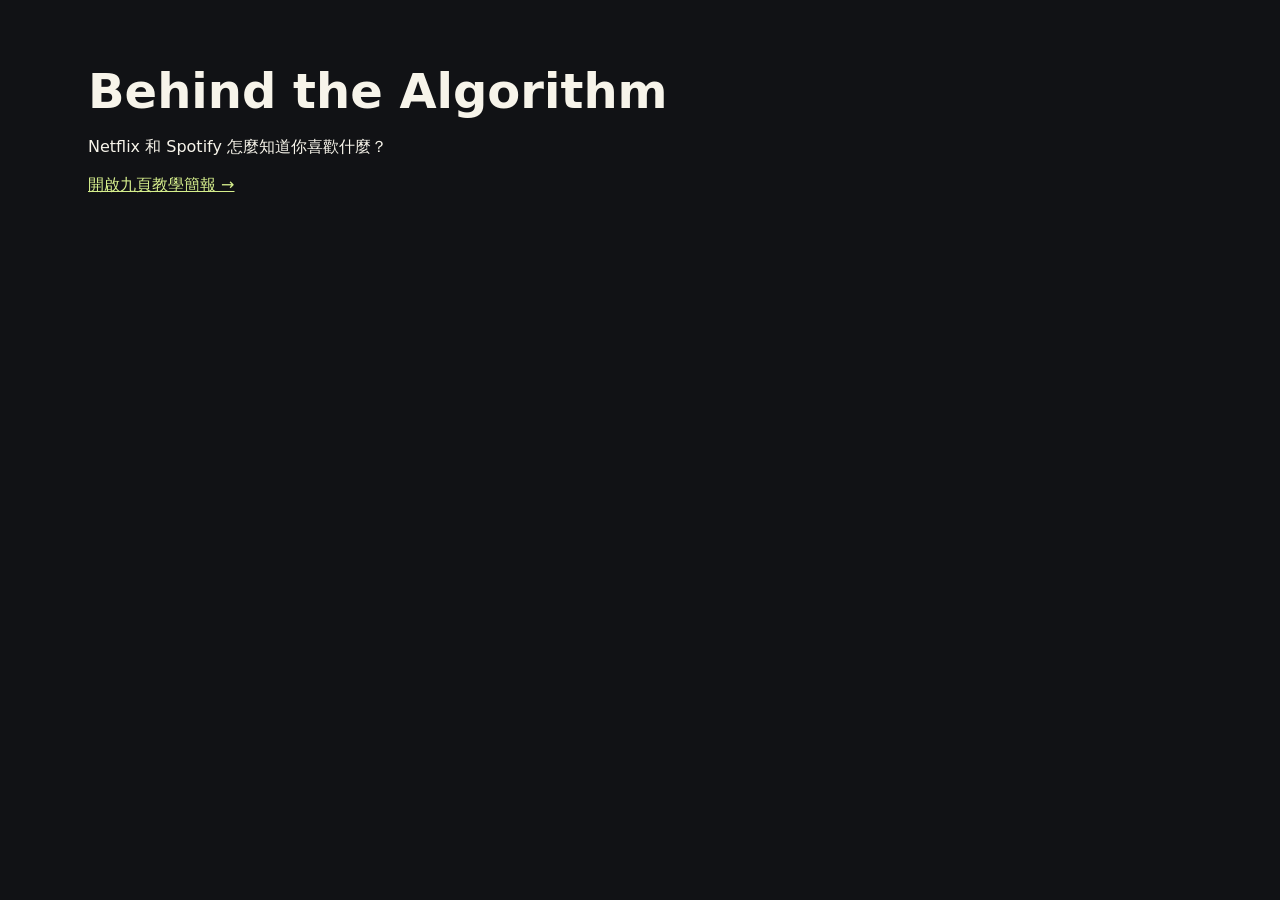
<file: index.html>
<!doctype html>
<html lang="zh-Hant">
<head>
  <meta charset="utf-8">
  <meta name="viewport" content="width=device-width, initial-scale=1">
  <title>Behind the Algorithm</title>
  <link rel="stylesheet" href="slides/slides.css">
</head>
<body>
  <main id="deck" class="slide">
    <h1>Behind the Algorithm</h1>
    <p>Netflix 和 Spotify 怎麼知道你喜歡什麼？</p>
    <p><a href="slides/" style="color: var(--accent)">開啟九頁教學簡報 →</a></p>
  </main>
</body>
</html>
</file>
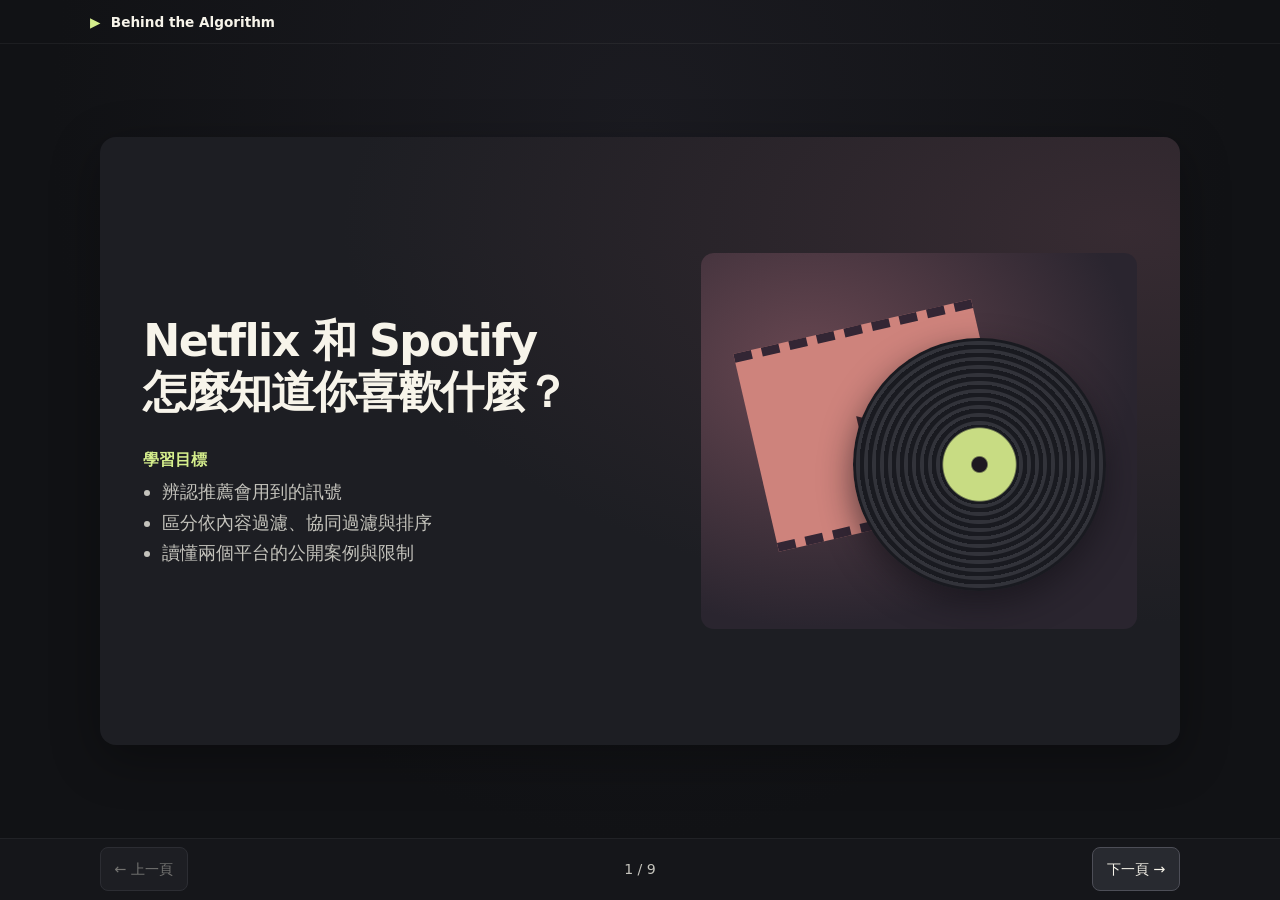
<file: slides/index.html>
<!doctype html>
<html lang="zh-Hant">
<head>
  <meta charset="utf-8">
  <meta name="viewport" content="width=device-width, initial-scale=1">
  <meta name="wiki-sha256" content="151b6f01c19a4df05625883944e0196c93348401093e354223651977cd6dda3f">
  <title>Behind the Algorithm｜Netflix 和 Spotify 怎麼知道你喜歡什麼？</title>
  <link rel="stylesheet" href="slides.css">
  <script src="slides.js" defer></script>
</head>
<body class="presentation">
  <header class="site-header"><span class="mark" aria-hidden="true">▶</span> Behind the Algorithm</header>
  <main id="deck">
    <section id="slide-1" class="slide cover" aria-labelledby="heading-1">
      <div class="cover-content">
      <h1 id="heading-1" tabindex="-1">Netflix 和 Spotify<br><span>怎麼知道</span><wbr><span>你喜歡什麼？</span></h1>
      <div class="cover-copy"><h2>學習目標</h2><ul><li>辨認推薦會用到的訊號</li><li>區分依內容過濾、協同過濾與排序</li><li>讀懂兩個平台的公開案例與限制</li></ul></div>
      </div>
      <div class="cover-art" aria-hidden="true"><div class="film">▶</div><div class="record"></div></div>
      
    </section>
    <section id="slide-2" class="slide process" aria-labelledby="heading-2" hidden>
      <h2 id="heading-2" tabindex="-1">推薦系統是什麼？</h2>
      <div class="slide-content">
        <p class="lead">想像你打開片庫。系統先挑出一些你可能感興趣的作品，再決定怎麼呈現。</p>
        <ol class="stages"><li><strong>候選生成</strong><span>先挑出值得看的選項</span></li><li><strong>評分與排序</strong><span>決定哪些候選排在前面</span></li><li><strong>重排序</strong><span>再調整呈現順序</span></li></ol>
        <p class="note">這是 Google 課程提供的入門框架。</p>
      </div>
      <aside class="sources" aria-label="Wiki 來源"><span>Wiki</span><a href="../wiki/intro.md#一般技術原理" data-sources="S01-1">入門 · S01-1</a><a href="../wiki/candidate-ranking.md#一般技術原理" data-sources="S01-1、S05-1">候選與排序 · S01-1、S05-1</a></aside>
    </section>
    <section id="slide-3" class="slide signals" aria-labelledby="heading-3" hidden>
      <h2 id="heading-3" tabindex="-1">推薦訊號</h2>
      <div class="slide-content">
        <p class="lead">你說出的喜好，以及你留下的行為，都能提供線索。</p>
        <div class="spread"><div class="signal-card rating"><h3>明示回饋</h3><p>你直接為電影評分，讓系統知道你給了幾分。</p></div><div class="signal-card viewing"><h3>隱含回饋</h3><p>觀看紀錄可用來推斷興趣。</p></div></div>
        <p class="note">Spotify 官方案例：搜尋、聆聽、跳過與儲存都會影響口味檔案。</p>
      </div>
      <aside class="sources" aria-label="Wiki 來源"><span>Wiki</span><a href="../wiki/intro.md#一般技術原理" data-sources="S02-2">入門 · S02-2</a><a href="../wiki/spotify.md#官方公開資訊英國版2026-年-10-月" data-sources="S04-2">Spotify · S04-2</a></aside>
    </section>
    <section id="slide-4" class="slide filters" aria-labelledby="heading-4" hidden>
      <h2 id="heading-4" tabindex="-1">Content-Based Filtering</h2>
      <div class="slide-content">
        <p class="lead"><strong>依內容過濾</strong>看物品有什麼共同特徵。你收藏《窗邊》，本例會找與它有共同標籤的歌。</p>
        <div class="demo filter-demo"><h3>試試看：收藏《窗邊》</h3><p class="note">自製教學示範。歌曲、標籤與規則均為虛構，僅用於說明共同標籤的概念，與 Netflix 或 Spotify 的內部演算法無關。</p>
        <div class="spread filter-pair"><p class="filter-card">候選歌曲《屋簷》的標籤為「雨聲」。為這次模擬選擇《窗邊》的標籤。</p>
        <div class="choices filter-card" role="group" aria-label="選擇窗邊的標籤"><button type="button" data-tag="雨聲" aria-pressed="false">雨聲</button><button type="button" data-tag="鋼琴" aria-pressed="false">鋼琴</button></div></div>
        <p id="demo-result" class="feedback" role="status">選一個標籤，看看《屋簷》會不會被推薦。</p></div>
      </div>
      <aside class="sources" aria-label="Wiki 來源"><span>Wiki</span><a href="../wiki/content-based.md#一般技術原理" data-sources="S02-4">依內容過濾 · S02-4</a><a href="../wiki/content-based.md#自製教學示範">依內容過濾 · 自製示範</a></aside>
    </section>
    <section id="slide-5" class="slide filters" aria-labelledby="heading-5" hidden>
      <h2 id="heading-5" tabindex="-1">Collaborative Filtering</h2>
      <div class="slide-content">
        <p class="lead"><strong>協同過濾</strong>可以從相似使用者的互動找線索，發現自己還沒接觸過的內容。</p>
        <div class="spread filter-pair"><div class="filter-card"><h3>甲的收藏</h3><p>《風鈴》、《窗邊》</p></div><div class="filter-card"><h3>乙的收藏</h3><p>《風鈴》、《窗邊》、<strong>《屋簷》</strong></p></div></div>
        <p class="note">自製示範。假設共同收藏代表口味相近，《屋簷》就可成為甲的候選。</p>
      </div>
      <aside class="sources" aria-label="Wiki 來源"><span>Wiki</span><a href="../wiki/collaborative.md#一般技術原理" data-sources="S02-1">協同過濾 · S02-1</a><a href="../wiki/collaborative.md#自製教學示範">協同過濾 · 自製示範</a></aside>
    </section>
    <section id="slide-6" class="slide quantity" aria-labelledby="heading-6" hidden>
      <h2 id="heading-6" tabindex="-1">Candidate Generation 與 Ranking</h2>
      <div class="slide-content">
        <p class="lead">候選生成決定「先考慮誰」，排序決定「誰排前面」。</p>
        <ol class="stages"><li><strong>100 首</strong><span>虛構曲庫</span></li><li><strong>10 首</strong><span>候選生成後留下</span></li><li><strong>前 3 首</strong><span>依示範的興趣分數取出</span></li></ol>
        <p class="note">數字為自製示範。Spotify 的 2021 年工程文章記錄了當時首頁先選候選，再依聽眾排序。</p>
      </div>
      <aside class="sources" aria-label="Wiki 來源"><span>Wiki</span><a href="../wiki/candidate-ranking.md#一般技術原理" data-sources="S05-1">候選與排序 · S05-1</a><a href="../wiki/candidate-ranking.md#自製教學示範">候選與排序 · 自製示範</a></aside>
    </section>
    <section id="slide-7" class="slide platforms" aria-labelledby="heading-7" hidden>
      <h2 id="heading-7" tabindex="-1">Netflix vs Spotify</h2>
      <div class="slide-content">
        <div class="spread compare"><article><h3>Netflix</h3><p class="scope">Help Center 官方公開資訊</p><p>觀看與評分、相近口味的會員和作品資訊都可成為訊號。</p><p>首頁可個人化選擇列、列內作品與列內順序。</p></article>
        <article><h3>Spotify</h3><p class="scope">官方英國版說明 · 2026 年 10 月</p><p>搜尋、聆聽、跳過與儲存會影響口味檔案。</p><p>部分推薦來自編輯；首頁、搜尋及個人化歌單也可用演算法選擇和排序。</p></article></div>
      </div>
      <aside class="sources" aria-label="Wiki 來源"><span>Wiki</span><a href="../wiki/netflix.md#官方公開資訊" data-sources="S03-1、S03-3">Netflix · S03-1、S03-3</a><a href="../wiki/spotify.md#官方公開資訊英國版2026-年-10-月" data-sources="S04-1、S04-2">Spotify · S04-1、S04-2</a></aside>
    </section>
    <section id="slide-8" class="slide limits" aria-labelledby="heading-8" hidden>
      <h2 id="heading-8" tabindex="-1">推薦系統的限制</h2>
      <div class="slide-content">
        <div class="spread"><div class="limit-card inference"><h3>推斷會誤判</h3><p>假設你替朋友播放一首舞曲。只看播放紀錄，可能會把朋友的口味算到你身上。</p><p class="scope">自製教學示範</p></div><div class="limit-card data"><h3>資料處理也會影響結果</h3><p>Spotify 2021 年的工程案例中，首頁 Podcast Model 的訓練和線上運作曾使用略不同的特徵轉換，可能使推薦品質下降。</p></div></div>
      </div>
      <aside class="sources" aria-label="Wiki 來源"><span>Wiki</span><a href="../wiki/limitations.md#一般技術原理" data-sources="S02-2">限制 · S02-2</a><a href="../wiki/limitations.md#平台官方工程案例" data-sources="S05-3">限制 · S05-3</a><a href="../wiki/limitations.md#自製教學示範">限制 · 自製示範</a></aside>
    </section>
    <section id="slide-9" class="slide review" aria-labelledby="heading-9" hidden>
      <h2 id="heading-9" tabindex="-1">重點整理與小測驗</h2>
      <div class="slide-content">
        <p class="lead">內容特徵、相似使用者的互動，以及候選的排序，分別回答不同的問題。</p>
        <div class="demo"><h3>系統先找出 10 首候選，再把它們排好。第二步是什麼？</h3>
        <div class="choices" role="group" aria-label="小測驗選項"><button type="button" data-answer="candidate" aria-pressed="false">候選生成</button><button type="button" data-answer="ranking" aria-pressed="false">排序</button></div>
        <p id="quiz-result" class="feedback" role="status">請選一個答案。</p></div>
      </div>
      <aside class="sources" aria-label="Wiki 來源"><span>Wiki</span><a href="../wiki/content-based.md#一般技術原理" data-sources="S02-4">依內容過濾 · S02-4</a><a href="../wiki/collaborative.md#一般技術原理" data-sources="S02-1">協同過濾 · S02-1</a><a href="../wiki/candidate-ranking.md#一般技術原理" data-sources="S05-1">候選與排序 · S05-1</a></aside>
    </section>
  </main>
  <nav class="controls" aria-label="投影片導覽">
    <button id="previous" type="button" disabled>← 上一頁</button>
    <output id="page-number" aria-label="投影片頁碼">1 / 9</output>
    <button id="next" type="button">下一頁 →</button>
  </nav>
</body>
</html>
</file>
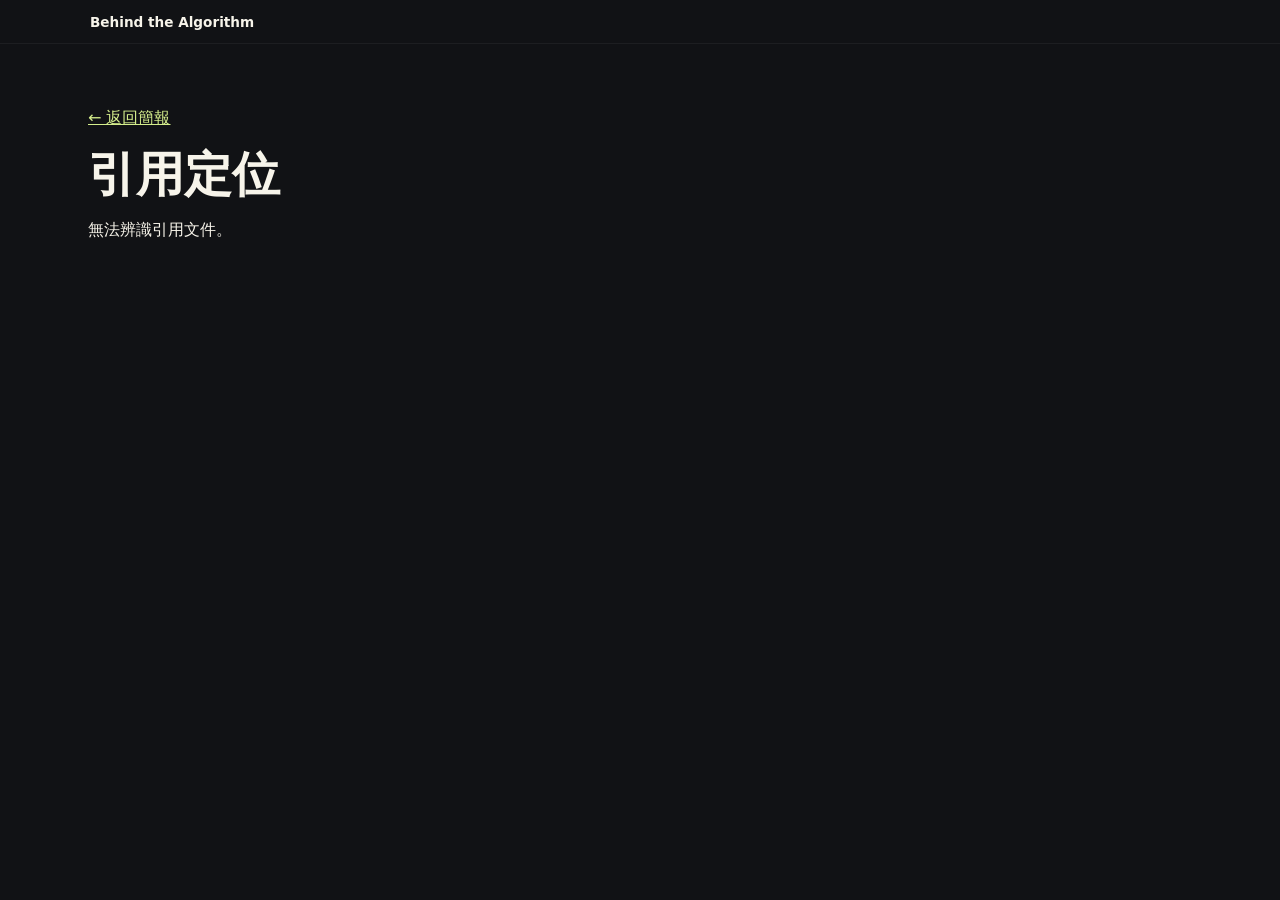
<file: slides/reference.html>
<!doctype html>
<html lang="zh-Hant">
<head>
  <meta charset="utf-8">
  <meta name="viewport" content="width=device-width, initial-scale=1">
  <title>引用定位｜Behind the Algorithm</title>
  <link rel="stylesheet" href="slides.css">
  <style>
    #reference { display: grid; gap: .85rem; max-width: 48rem; }
    #reference p { white-space: pre-line; overflow-wrap: anywhere; }
    #deck a { color: var(--accent); }
  </style>
</head>
<body>
  <header class="site-header">Behind the Algorithm</header>
  <main id="deck" class="slide">
    <p><a href="./">← 返回簡報</a></p>
    <h1 id="document-title">引用定位</h1>
    <article id="reference" aria-labelledby="document-title" aria-busy="true"></article>
    <p><a id="original" hidden>查看原始 Markdown</a></p>
    <noscript><p>請啟用 JavaScript 以讀取引用小節。</p></noscript>
  </main>
  <script>
    const content = document.querySelector("#reference");
    const original = document.querySelector("#original");
    const doc = new URLSearchParams(location.search).get("doc") ?? "";
    const project = new URL("../", location.href);
    const isSupportedDocument = (path) => /^(?:wiki\/[a-z-]+|sources\/(?:index|S\d+))\.md$/.test(path);
    const slug = (title) => title.toLowerCase().replace(/[^\p{L}\p{Nd}_ -]/gu, "").replaceAll(" ", "-");

    function appendParagraph(text, markdownUrl) {
      const paragraph = document.createElement("p");
      let start = 0;
      for (const match of text.matchAll(/\[([^\]]+)\]\(([^)]+)\)/g)) {
        paragraph.append(text.slice(start, match.index));
        const target = new URL(match[2], markdownUrl);
        const relative = target.pathname.slice(project.pathname.length);
        const link = document.createElement("a");
        link.textContent = match[1];
        if (target.origin === project.origin && target.pathname.startsWith(project.pathname) && isSupportedDocument(relative) && target.hash) {
          const reference = new URL(location.pathname, location.href);
          reference.searchParams.set("doc", relative);
          reference.hash = target.hash;
          link.href = reference;
        } else if (target.protocol === "https:" || target.protocol === "http:") {
          link.href = target;
        }
        paragraph.append(link);
        start = match.index + match[0].length;
      }
      paragraph.append(text.slice(start));
      content.append(paragraph);
    }

    async function showReference(signal) {
      if (!isSupportedDocument(doc)) throw Error("無法辨識引用文件。");
      const anchor = decodeURIComponent(location.hash.slice(1));
      const markdownUrl = new URL(doc, project);
      original.href = markdownUrl;
      original.hidden = false;
      const response = await fetch(markdownUrl, { signal });
      if (!response.ok) throw Error("無法取得原始 Markdown。");
      const markdown = await response.text();
      signal.throwIfAborted();
      const headings = [...markdown.matchAll(/^(#{1,6})[ \t]+([^\r\n]+)$/gm)];
      const index = headings.findIndex((heading) => slug(heading[2]) === anchor);
      if (index < 1) throw Error("找不到引用小節。");

      document.querySelector("#document-title").textContent = headings[0][2];
      const heading = headings[index];
      const title = document.createElement("h2");
      title.id = anchor;
      title.textContent = heading[2];
      content.append(title);
      const section = markdown.slice(heading.index + heading[0].length, headings[index + 1]?.index).trim();
      for (const paragraph of section.split(/\r?\n\s*\r?\n/)) appendParagraph(paragraph, markdownUrl);
      title.scrollIntoView();
    }

    let currentRequest;
    async function renderReference() {
      currentRequest?.abort();
      currentRequest = new AbortController();
      const { signal } = currentRequest;
      content.replaceChildren();
      content.setAttribute("aria-busy", "true");
      try {
        await showReference(signal);
      } catch (error) {
        if (!signal.aborted) content.textContent = error.message;
      } finally {
        if (!signal.aborted) content.setAttribute("aria-busy", "false");
      }
    }
    window.addEventListener("hashchange", renderReference);
    renderReference();
  </script>
</body>
</html>
</file>
<file: slides/slides.css>
* { box-sizing: border-box; }
:root {
  color-scheme: dark;
  font-family: Inter, "Noto Sans TC", "Microsoft JhengHei", system-ui, sans-serif;
  background: #111215;
  color: #f7f4ea;
  --muted: #c4c3bc;
  --accent: #d5ee8c;
  --red: #ee9a92;
  --rule: #3d3e46;
  --card: #25262c;
}
body { margin: 0; min-height: 100vh; display: flex; flex-direction: column; }
[hidden] { display: none !important; }
h1, h2, h3, p, ul { margin: 0; }
h1 { font-size: clamp(2rem, 4vw, 3rem); line-height: 1.15; }
a:focus-visible, button:focus-visible { outline: 2px solid var(--accent); outline-offset: 3px; }
.site-header {
  display: flex;
  align-items: center;
  gap: .65rem;
  padding: .85rem max(20px, calc((100% - 1100px) / 2));
  border-bottom: 1px solid #ffffff0d;
  font-size: .85rem;
  font-weight: 700;
}
.mark { color: var(--accent); }

/* Shared site and citation-reader layout. */
#deck {
  flex: 1;
  width: min(100%, 1200px);
  margin-inline: auto;
  padding: clamp(2rem, 5vw, 4rem) clamp(1.25rem, 4vw, 3rem) 2rem;
}
.slide { display: grid; gap: 1.1rem; align-content: start; }

/* Slide canvas and type scale. */
.presentation {
  --deck-width: 1080px;
  min-height: 100svh;
  background: radial-gradient(ellipse at 50% 15%, #1b1b21, #111215 65%);
}
.presentation #deck {
  display: grid;
  align-content: center;
  width: min(var(--deck-width), calc(100% - 48px));
  padding: 16px 0;
  container-type: inline-size;
}
.presentation .slide {
  grid-template-rows: auto minmax(0, 1fr) auto;
  align-content: stretch;
  gap: clamp(.65rem, 1.65cqw, 1.15rem);
  aspect-ratio: 16 / 9;
  padding: clamp(1.4rem, 4cqw, 2.8rem);
  border-radius: 1rem;
  background: linear-gradient(155deg, #222329, #1b1c20 72%);
  box-shadow: 0 14px 50px #0005;
}
.presentation h1, .presentation .slide > h2 {
  font-weight: 780;
  letter-spacing: -.035em;
  line-height: 1.16;
  text-wrap: balance;
  overflow-wrap: anywhere;
}
.presentation .slide > h2 { font-size: clamp(1.65rem, 3.5cqw, 2.5rem); }
.presentation h1 { font-size: clamp(1.85rem, 4.1cqw, 2.9rem); }
.presentation :is(h1, h2)[tabindex="-1"]:focus { outline: none; }
.presentation h3 { font-size: clamp(1.02rem, 1.85cqw, 1.3rem); line-height: 1.35; }
.presentation p, .presentation li {
  font-size: clamp(.95rem, 1.66cqw, 1.16rem);
  line-height: 1.55;
}
.slide-content {
  min-width: 0;
  display: grid;
  align-content: center;
  gap: clamp(.75rem, 1.9cqw, 1.4rem);
}
.presentation .lead { color: #e3e0d7; max-width: 48em; }
.presentation .note, .presentation .scope { font-size: clamp(.8rem, 1.4cqw, 1rem); color: var(--muted); }
.presentation .sources {
  display: flex;
  flex-wrap: wrap;
  align-items: baseline;
  gap: .15rem .85rem;
  padding-top: .55rem;
  border-top: 1px solid #ffffff15;
  font-size: .75rem;
  line-height: 1.45;
  color: #acaab0;
}
.sources a { color: #c5c3bc; text-decoration: underline; text-decoration-color: #aaa7a174; text-underline-offset: .18em; }
.sources a:hover, .sources a:focus-visible { color: var(--accent); }

/* Film and music artwork from the original cover. */
.presentation .cover {
  grid-template: 1fr / minmax(0, 1.18fr) minmax(0, 1fr);
  align-items: center;
  gap: clamp(1.15rem, 4cqw, 2.75rem);
  background: radial-gradient(ellipse at 95% 15%, #372b32, transparent 54%), #1d1e23;
}
.cover-content { display: grid; gap: clamp(1.2rem, 3cqw, 2rem); }
.cover h1 span { white-space: nowrap; }
.cover-copy { display: grid; gap: .45rem; }
.cover-copy h2 { color: var(--accent); font-size: 1rem; }
.cover-copy ul { padding-left: 1.2em; color: var(--muted); }
.cover-copy li + li { margin-top: .18rem; }
.cover-art {
  position: relative;
  aspect-ratio: 1.16;
  overflow: hidden;
  border-radius: .8rem;
  background: radial-gradient(ellipse at 25% 30%, #684751, transparent 70%), #2a252f;
}
.film {
  position: absolute;
  inset: 19% 32% 27% 12%;
  display: grid;
  place-items: center;
  font-size: clamp(1.5rem, 4cqw, 3rem);
  color: #35242c;
  background: #ce837c;
  border-block: .58rem dashed #332634;
  transform: rotate(-13deg);
}
.record {
  position: absolute;
  width: 58%;
  aspect-ratio: 1;
  right: 7%;
  bottom: 10%;
  border-radius: 50%;
  background: radial-gradient(circle, #1e1821 0 4%, #c8dc83 5% 20%, transparent 21%),
    repeating-radial-gradient(circle, #32333a 0 3px, #191a20 4px 8px);
  box-shadow: 0 .8rem 2rem #151118a0;
}

/* Process and count diagrams. */
.stages, .spread { display: grid; margin: 0; }
.stages {
  grid-template-columns: repeat(3, minmax(0, 1fr));
  gap: clamp(1.75rem, 3.8cqw, 2.6rem);
  list-style: none;
  padding: 0;
}
.stages li {
  display: grid;
  align-content: center;
  gap: .4rem;
  position: relative;
  min-height: clamp(5.25rem, 13cqw, 9rem);
  padding: clamp(.7rem, 1.8cqw, 1.3rem);
  border-radius: .65rem;
  background: var(--card);
}
.stages li:not(:last-child)::after {
  content: "→" / "";
  position: absolute;
  top: 50%;
  left: 100%;
  width: clamp(1.75rem, 3.8cqw, 2.6rem);
  transform: translateY(-50%);
  text-align: center;
  color: #ababaa;
  font-size: 1.3rem;
}
.stages strong { font-size: clamp(1.02rem, 2.4cqw, 1.62rem); line-height: 1.3; }
.stages span { color: var(--muted); }
.process .stages li:first-child { box-shadow: inset 0 2px var(--red); }
.process .stages li:last-child { box-shadow: inset 0 2px var(--accent); }
.quantity .stages li { grid-template-rows: auto 4px auto; }
.quantity .stages strong { font-size: clamp(1.35rem, 5cqw, 3.8rem); font-variant-numeric: tabular-nums; }
.quantity .stages li::before {
  content: "";
  grid-row: 2;
  width: var(--density, 100%);
  min-width: 5px;
  border-radius: 3px;
  background: var(--red);
}
.quantity .stages li:nth-child(2) { --density: 10%; }
.quantity .stages li:nth-child(3) { --density: 3%; }
.quantity .stages li:last-child::before { background: var(--accent); }

/* Signal, filtering, comparison and limitation cards. */
.spread { grid-template-columns: repeat(2, minmax(0, 1fr)); gap: clamp(.75rem, 2cqw, 1.4rem); }
.signal-card, .filter-card, .compare article, .limit-card {
  min-width: 0;
  display: grid;
  align-content: start;
  gap: .5rem;
  padding: clamp(.85rem, 2.5cqw, 1.65rem);
  border-radius: .65rem;
  background: var(--card);
}
.signal-card::before, .limit-card::before {
  content: var(--icon) / "";
  display: grid;
  place-items: center;
  width: 2rem;
  height: 2rem;
  border-radius: .4rem;
  color: var(--icon-color, var(--accent));
  background: #ffffff0a;
  font-size: 1.18rem;
  line-height: 1;
}
.rating { --icon: "★"; --icon-color: var(--red); }
.viewing { --icon: "▶"; }
.inference { --icon: "?"; --icon-color: var(--red); }
.data { --icon: "≋"; }
.filter-pair { gap: clamp(1.75rem, 3.8cqw, 2.6rem); }
.filter-card { position: relative; }
.filter-card:first-child::after {
  content: "↔" / "";
  position: absolute;
  top: 50%;
  left: 100%;
  width: clamp(1.75rem, 3.8cqw, 2.6rem);
  transform: translateY(-50%);
  color: #ababaa;
  text-align: center;
}
.filters .filter-card:last-child strong { color: var(--accent); }
.filter-demo .filter-card { padding: .65rem .85rem; align-content: center; }
.compare article { gap: .7rem; border-top: 2px solid var(--red); }
.compare article + article { border-top-color: var(--accent); }
.compare h3 { font-size: clamp(1.4rem, 2.9cqw, 2rem); }
.compare .scope { padding-bottom: .5rem; border-bottom: 1px solid #ffffff15; }
.compare article p:not(.scope) { color: #e3e0d7; }

/* The unchanged demo and quiz state are styled using aria-pressed. */
.demo {
  display: grid;
  gap: clamp(.5rem, 1.1cqw, .85rem);
  padding: clamp(.65rem, 1.7cqw, 1.15rem);
  border-radius: .65rem;
  background: #1d1e23;
}
.choices { display: flex; flex-wrap: wrap; gap: .6rem; align-items: center; }
.review .choices button { flex: 1 1 8rem; text-align: left; }
button {
  min-height: 44px;
  padding: .5rem .85rem;
  border: 1px solid #4d4e57;
  border-radius: .5rem;
  background: #282a30;
  color: inherit;
  font: inherit;
  font-size: .9rem;
  cursor: pointer;
}
button:hover:not(:disabled) { background: #32343a; border-color: #94958d; }
button[aria-pressed="true"] { background: #384231; color: #e4f4c2; border-color: #849963; }
button:disabled { opacity: .42; cursor: default; }
.presentation .feedback {
  min-height: 2.5rem;
  padding: .46rem .65rem;
  border-radius: .35rem;
  background: #292e25;
  color: #e0e9ce;
  font-size: clamp(.83rem, 1.4cqw, 1rem);
}
.controls {
  position: sticky;
  bottom: 0;
  z-index: 1;
  display: grid;
  grid-template-columns: 1fr auto 1fr;
  align-items: center;
  gap: .55rem;
  padding: .5rem max(24px, calc((100% - var(--deck-width)) / 2)) max(.55rem, env(safe-area-inset-bottom));
  border-top: 1px solid #ffffff0d;
  background: #15161a;
}
#previous { justify-self: start; }
#next { justify-self: end; }
#page-number { color: var(--muted); font-size: .88rem; font-variant-numeric: tabular-nums; white-space: nowrap; }

@media (max-width: 820px) {
  .presentation #deck { align-content: start; width: min(100% - 32px, 680px); }
  .presentation .slide { aspect-ratio: auto; padding: clamp(.95rem, 4cqw, 1.6rem); gap: 1.1rem; }
  .presentation .cover { gap: 1.4rem; }
  .controls { padding-inline: 16px; }
  .presentation .feedback { min-height: auto; }
}
@media (max-width: 520px) {
  .presentation .cover, .spread { grid-template-columns: 1fr; }
  .cover-art { aspect-ratio: 1.85; }
  .record { width: 43%; }
  .process .stages { grid-template-columns: 1fr; gap: 1.1rem; }
  .process .stages li { min-height: auto; padding: .6rem .75rem; gap: .2rem; }
  .process .stages li:not(:last-child)::after, .filter-card:first-child::after {
    content: "↓" / "";
    top: 100%;
    left: 1rem;
    width: auto;
    transform: none;
    font-size: .9rem;
  }
  .filter-card:first-child::after { content: "↕" / ""; }
  .filter-pair { gap: 1.1rem; }
  .quantity .stages { gap: .95rem; }
  .quantity .stages li { min-height: auto; padding: .45rem; }
  .quantity .stages li::after { width: .95rem; font-size: .8rem; }
  .quantity .stages span { font-size: .75rem; overflow-wrap: anywhere; }
}
</file>
